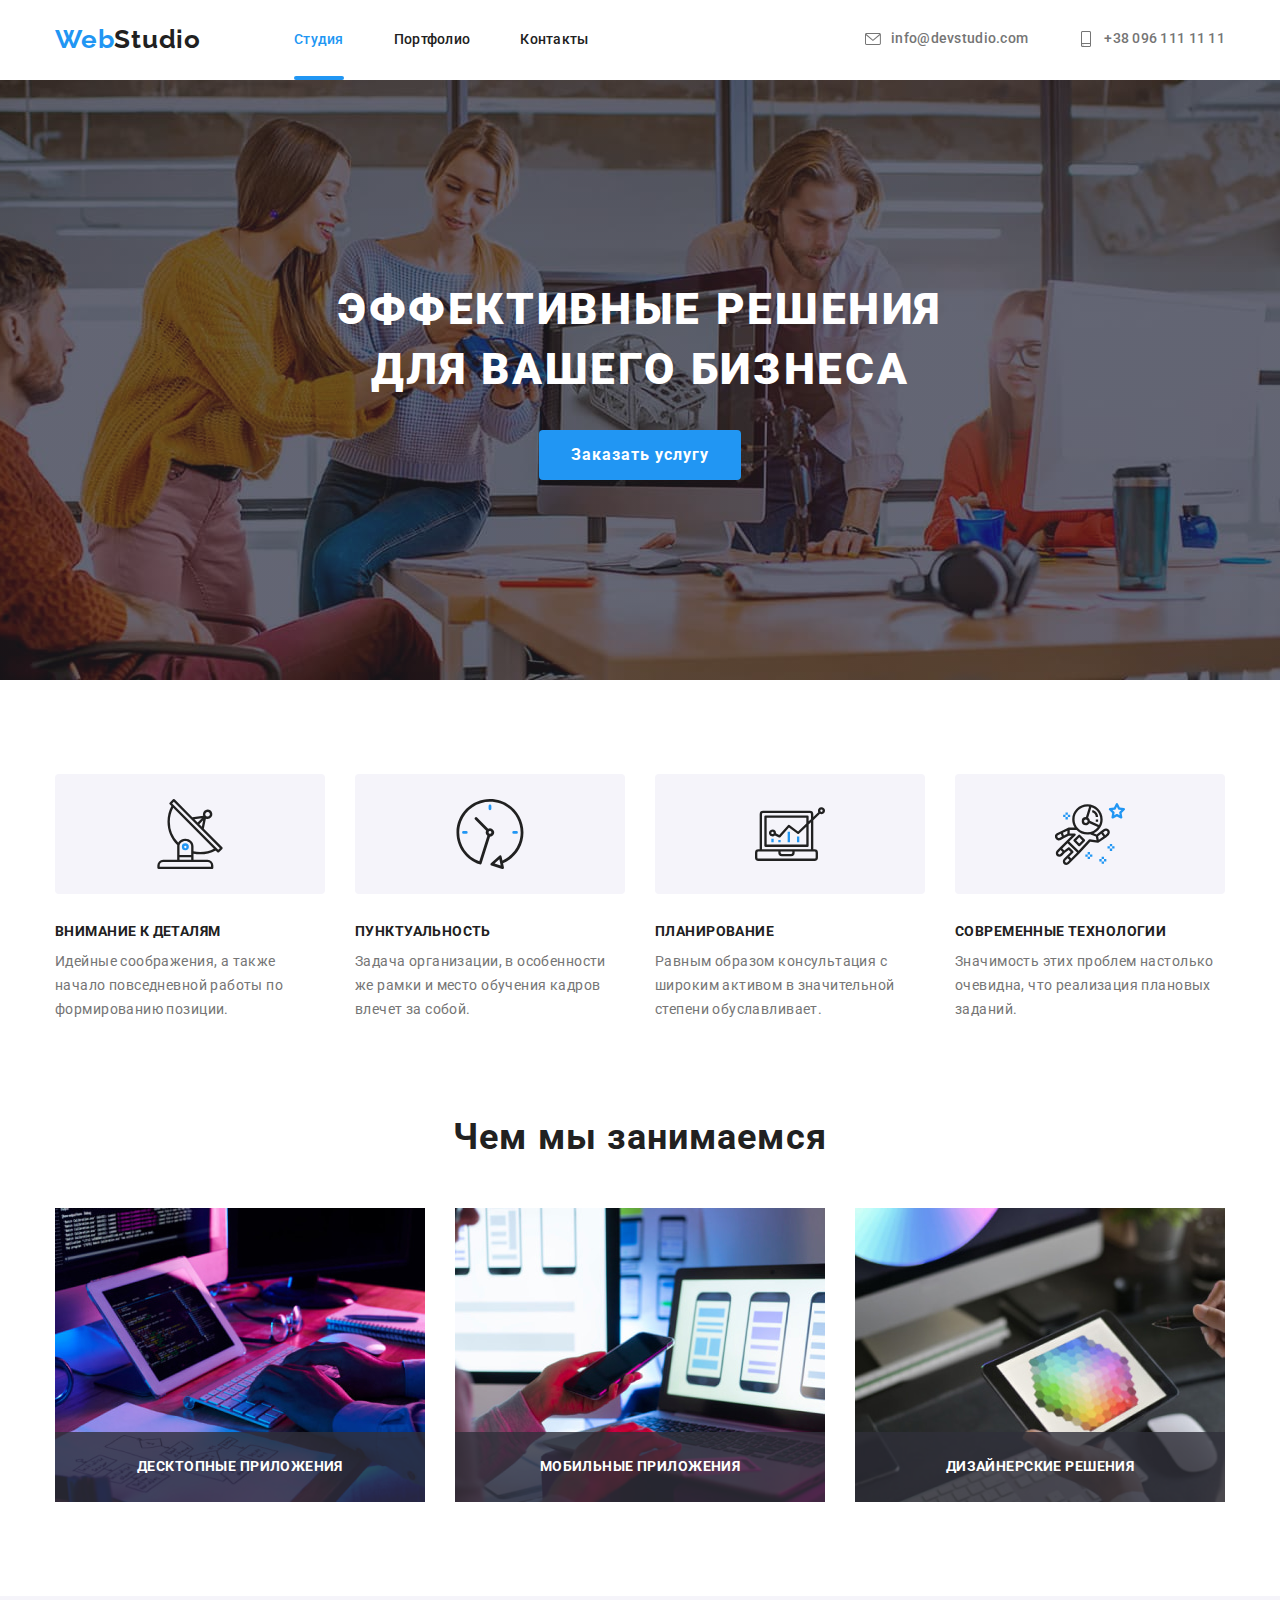
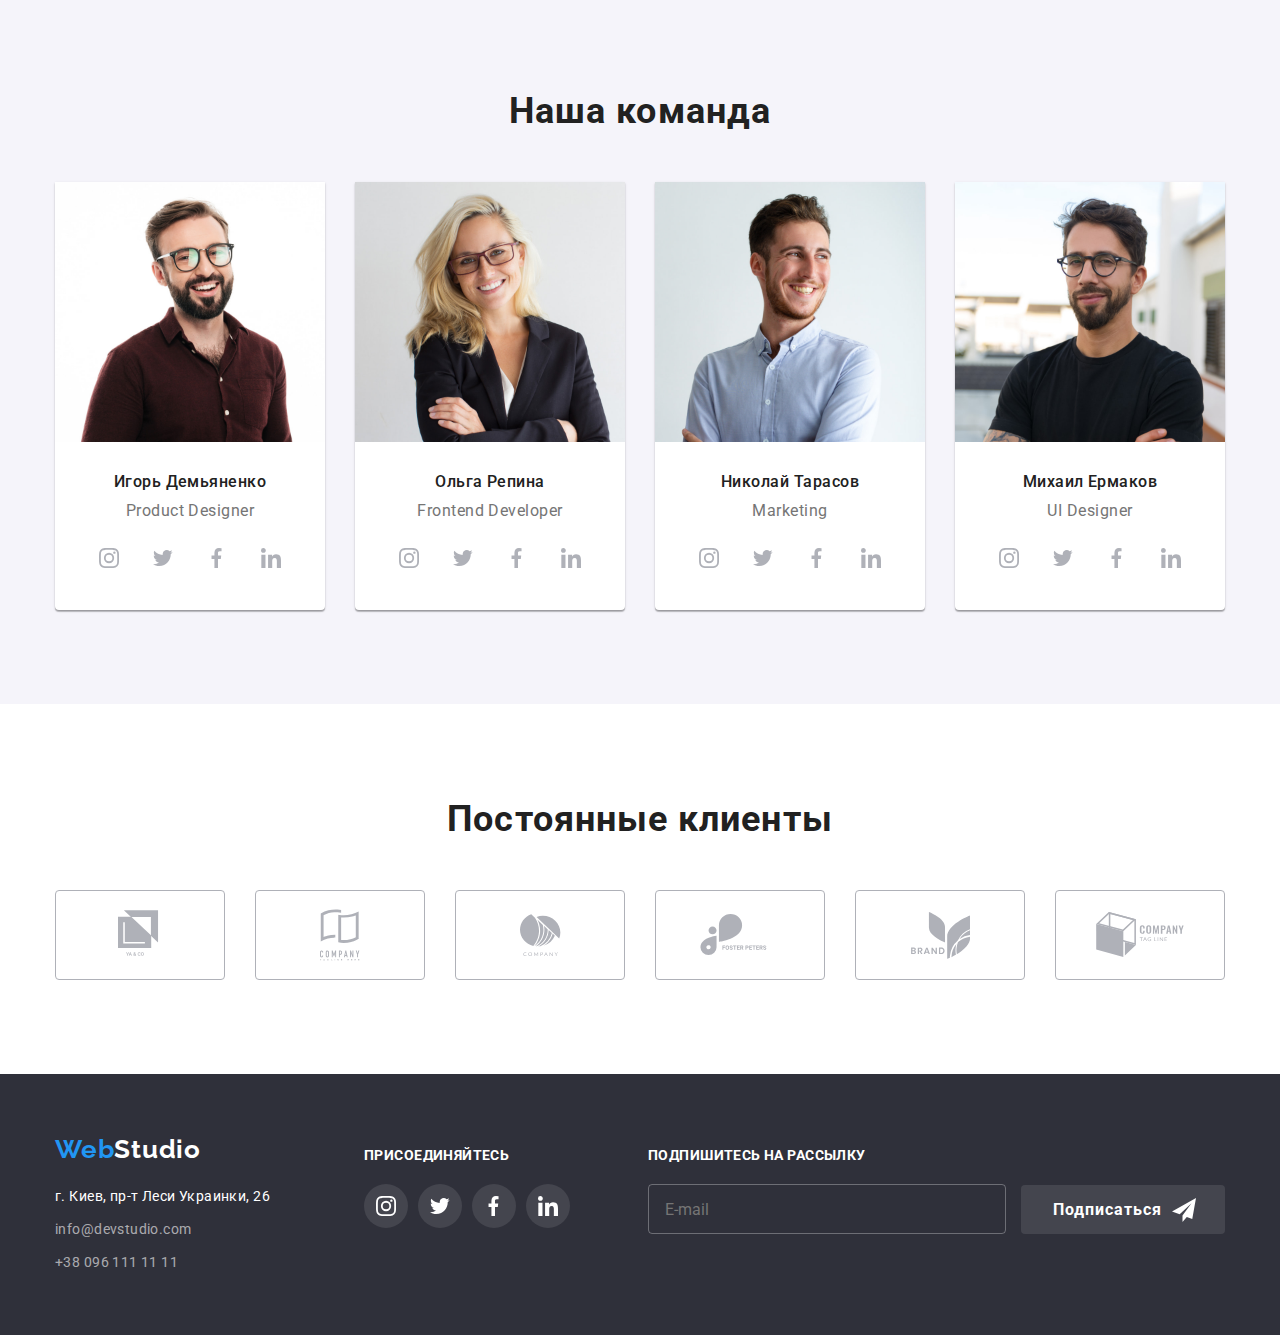
<file: index.html>
<!DOCTYPE html>
<html lang="ru">

<head>
    <meta charset="UTF-8" />
    <meta name="viewport" content="width=device-width, initial-scale=1.0" />
    <title>WebStudio</title>
    <link href="https://fonts.googleapis.com/css2?family=Roboto:wght@400;500;700;900&display=swap" rel="stylesheet">
    <link rel="stylesheet"
        href="https://cdnjs.cloudflare.com/ajax/libs/modern-normalize/1.0.0/modern-normalize.min.css" />
    <link rel="stylesheet" href="./css/primary.css">
    <link rel="stylesheet" href="./css/style.css">
</head>

<body>
    <!-- Шапка сайта -->
    <header>
        <div class="header container flex">
            <!-- Навигация по сайту -->
            <nav class="flex">
                <a class="logo-head link" href="./index.html" lang="en"><span class="logo-blue">Web</span>Studio</a>
                <ul class="headnav list flex">
                    <li class="li-item"><a class="current link current-line" href="./index.html">Студия</a></li>
                    <li class="li-item"><a class="link" href="./portfolio.html" target="_blank">Портфолио</a></li>
                    <li class="li-item"><a class="link" href="#contacts">Контакты</a></li>
                </ul>
            </nav>
            <!-- Контакты -->
            <ul class="contacts list flex">
                <li class="li-item">
                    <a class="link flex" href="mailto:info@devstudio.com">
                        <svg class="contacts-icon">
                            <use href="./images/svg-icons/sprite.svg#envelope">
                            </use>
                        </svg>
                        info@devstudio.com
                    </a>
                </li>
                <li class="li-item">
                    <a class="link flex" href="tel:+380961111111">
                        <svg class="contacts-icon">
                            <use href="./images/svg-icons/sprite.svg#smartphone">
                            </use>
                        </svg>
                        +38 096 111 11 11
                    </a>
                </li>
            </ul>
        </div>
    </header>
    <!-- Уникальный контент страницы веб студии -->
    <main>
        <!-- Герой -->
        <article class="hero">
            <div class="container">
                <h1>Эффективные решения для вашего бизнеса</h1>
                <button class="button" type="button" data-modal-open>Заказать услугу</button>
            </div>
        </article>
        <!-- Раздел особенности -->
        <section class="features" id="studio">
            <div class="container">
                <h2 class="invisible">Особенности</h2>
                <ul class="list">
                    <li class="li-item">
                        <div class="grey-box">
                            <svg width="70" height="70">
                                <use href="./images/svg-icons/sprite.svg#antenna"></use>
                            </svg>
                        </div>
                        <h3>Внимание к деталям</h3>
                        <p>
                            Идейные соображения, а также начало повседневной работы по
                            формированию позиции.
                        </p>
                    </li>
                    <li class="li-item">
                        <div class="grey-box">
                            <svg width="70" height="70">
                                <use href="./images/svg-icons/sprite.svg#clock"></use>
                            </svg>
                        </div>
                        <h3>Пунктуальность</h3>
                        <p>
                            Задача организации, в особенности же рамки и место обучения кадров
                            влечет за собой.
                        </p>
                    </li>
                    <li class="li-item">
                        <div class="grey-box">
                            <svg width="70" height="70">
                                <use href="./images/svg-icons/sprite.svg#diagram"></use>
                            </svg>
                        </div>
                        <h3>Планирование</h3>
                        <p>
                            Равным образом консультация с широким активом в значительной
                            степени обуславливает.
                        </p>
                    </li>
                    <li class="li-item">
                        <div class="grey-box">
                            <svg width="70" height="70">
                                <use href="./images/svg-icons/sprite.svg#astronaut"></use>
                            </svg>
                        </div>
                        <h3>Современные технологии</h3>
                        <p>
                            Значимость этих проблем настолько очевидна, что реализация
                            плановых заданий.
                        </p>
                    </li>
                </ul>
            </div>
        </section>
        <!-- Раздел с перечнем услуг -->
        <section class="inside-section">
            <div class="container">
                <h2 class="section-title">Чем мы занимаемся</h2>
                <ul class="list">
                    <li class="li-item">
                        <a class="link" href="">
                            <img src="./images/activity_1.jpg" alt="Вёрстка макета" width="370" height="294" />
                            <p class="overlay-text">Десктопные приложения</p>
                        </a>
                    </li>
                    <li class="li-item">
                        <a class="link" href="">
                            <img src="./images/activity_2.jpg" alt="Фронт-энд разработка" width="370" height="294" />
                            <p class="overlay-text">Мобильные приложения</p>
                        </a>
                    </li>
                    <li class="li-item">
                        <a class="link" href="">
                            <img src="./images/activity_3.jpg" alt="Подбор палитры цветов" width="370" height="294" />
                            <p class="overlay-text">Дизайнерские решения</p>
                        </a>
                    </li>
                </ul>
            </div>
        </section>
        <!-- Раздел команда -->
        <section class="section team">
            <div class="container">
                <h2 class="section-title">Наша команда</h2>
                <ul class="list">
                    <li class="li-item">
                        <img src="./images/team_1.jpg" alt="Фото Игоря Демьяненко" width="270" height="260" />
                        <h3>Игорь Демьяненко</h3>
                        <p lang="en">Product Designer</p>
                        <ul class="list sosial-list">
                            <li>
                                <a class="media-link" href="">
                                    <div class="team-circle">
                                        <svg class="sosial-icons">
                                            <use href=./images/svg-icons/sprite.svg#instagram>
                                            </use>
                                        </svg>
                                    </div>
                                </a>
                            </li>
                            <li>
                                <a class="media-link" href="">
                                    <div class="team-circle">
                                        <svg class="sosial-icons">
                                            <use href=./images/svg-icons/sprite.svg#twitter></use>
                                        </svg>
                                    </div>
                                </a>
                            </li>
                            <li>
                                <a class="media-link" href="">
                                    <div class="team-circle">
                                        <svg class="sosial-icons">
                                            <use href=./images/svg-icons/sprite.svg#facebook></use>
                                        </svg>
                                    </div>
                                </a>
                            </li>
                            <li>
                                <a class="media-link" href="">
                                    <div class="team-circle">
                                        <svg class="sosial-icons">
                                            <use href=./images/svg-icons/sprite.svg#linkedin></use>
                                        </svg>
                                    </div>
                                </a>
                            </li>
                        </ul>

                    </li>
                    <li class="li-item">
                        <img src="./images/team_2.jpg" alt="Фото Ольги Репиной" width="270" height="260" />
                        <h3>Ольга Репина</h3>
                        <p lang="en">Frontend Developer</p>
                        <ul class="list sosial-list">
                            <li>
                                <a class="media-link" href="">
                                    <div class="team-circle">
                                        <svg class="sosial-icons">
                                            <use href=./images/svg-icons/sprite.svg#instagram>
                                            </use>
                                        </svg>
                                    </div>
                                </a>
                            </li>
                            <li>
                                <a class="media-link" href="">
                                    <div class="team-circle">
                                        <svg class="sosial-icons">
                                            <use href=./images/svg-icons/sprite.svg#twitter></use>
                                        </svg>
                                    </div>
                                </a>
                            </li>
                            <li>
                                <a class="media-link" href="">
                                    <div class="team-circle">
                                        <svg class="sosial-icons">
                                            <use href=./images/svg-icons/sprite.svg#facebook></use>
                                        </svg>
                                    </div>
                                </a>
                            </li>
                            <li>
                                <a class="media-link" href="">
                                    <div class="team-circle">
                                        <svg class="sosial-icons">
                                            <use href=./images/svg-icons/sprite.svg#linkedin></use>
                                        </svg>
                                    </div>
                                </a>
                            </li>
                        </ul>
                    </li>
                    <li class="li-item">
                        <img src="./images/team_3.jpg" alt="Фото Николая Тарасова" width="270" height="260" />
                        <h3>Николай Тарасов</h3>
                        <p lang="en">Marketing</p>
                        <ul class="list sosial-list">
                            <li>
                                <a class="media-link" href="">
                                    <div class="team-circle">
                                        <svg class="sosial-icons">
                                            <use href=./images/svg-icons/sprite.svg#instagram>
                                            </use>
                                        </svg>
                                    </div>
                                </a>
                            </li>
                            <li>
                                <a class="media-link" href="">
                                    <div class="team-circle">
                                        <svg class="sosial-icons">
                                            <use href=./images/svg-icons/sprite.svg#twitter></use>
                                        </svg>
                                    </div>
                                </a>
                            </li>
                            <li>
                                <a class="media-link" href="">
                                    <div class="team-circle">
                                        <svg class="sosial-icons">
                                            <use href=./images/svg-icons/sprite.svg#facebook></use>
                                        </svg>
                                    </div>
                                </a>
                            </li>
                            <li>
                                <a class="media-link" href="">
                                    <div class="team-circle">
                                        <svg class="sosial-icons">
                                            <use href=./images/svg-icons/sprite.svg#linkedin></use>
                                        </svg>
                                    </div>
                                </a>
                            </li>
                        </ul>
                    </li>
                    <li class="li-item">
                        <img src="./images/team_4.jpg" alt="Фото Михаила Ермакова" width="270" height="260" />
                        <h3>Михаил Ермаков</h3>
                        <p lang="en">UI Designer</p>
                        <ul class="list sosial-list">
                            <li>
                                <a class="media-link" href="">
                                    <div class="team-circle">
                                        <svg class="sosial-icons">
                                            <use href=./images/svg-icons/sprite.svg#instagram>
                                            </use>
                                        </svg>
                                    </div>
                                </a>
                            </li>
                            <li>
                                <a class="media-link" href="">
                                    <div class="team-circle">
                                        <svg class="sosial-icons">
                                            <use href=./images/svg-icons/sprite.svg#twitter></use>
                                        </svg>
                                    </div>
                                </a>
                            </li>
                            <li>
                                <a class="media-link" href="">
                                    <div class="team-circle">
                                        <svg class="sosial-icons">
                                            <use href=./images/svg-icons/sprite.svg#facebook></use>
                                        </svg>
                                    </div>
                                </a>
                            </li>
                            <li>
                                <a class="media-link" href="">
                                    <div class="team-circle">
                                        <svg class="sosial-icons">
                                            <use href=./images/svg-icons/sprite.svg#linkedin></use>
                                        </svg>
                                    </div>
                                </a>
                            </li>
                        </ul>
                    </li>

                </ul>
            </div>
        </section>
        <!-- Постоянные клиенты -->
        <section class="section clients">
            <div class="container">
                <h2 class="section-title">Постоянные клиенты</h2>
                <ul class="list">
                    <li>
                        <a class="customer-link" href="">
                            <div class="clients-box"><svg class="client-icon" width="44.27" height="49.23">
                                    <use href="./images/svg-icons/sprite.svg#logo1"></use>
                                </svg>
                            </div>
                        </a>
                    </li>
                    <li>
                        <a class="customer-link" href="">
                            <div class="clients-box"><svg class="client-icon" width="40" height="52">
                                    <use href="./images/svg-icons/sprite.svg#logo2"></use>
                                </svg></div>
                        </a>
                    </li>
                    <li>
                        <a class="customer-link" href="">
                            <div class="clients-box"><svg class="client-icon" width="41" height="42.6">
                                    <use href="./images/svg-icons/sprite.svg#logo3"></use>
                                </svg></div>
                        </a>
                    </li>
                    <li>
                        <a class="customer-link" href="">
                            <div class="clients-box"><svg class="client-icon" width="79.66" height="42.02">
                                    <use href="./images/svg-icons/sprite.svg#logo4"></use>
                                </svg></div>
                        </a>
                    </li>
                    <li>
                        <a class="customer-link" href="">
                            <div class="clients-box"><svg class="client-icon" width="59" height="47">
                                    <use href="./images/svg-icons/sprite.svg#logo5"></use>
                                </svg></div>
                        </a>
                    </li>
                    <li>
                        <a class="customer-link" href="">
                            <div class="clients-box"><svg class="client-icon" width="88.48" height="45.44">
                                    <use href="./images/svg-icons/sprite.svg#logo6"></use>
                                </svg></div>
                        </a>
                    </li>
                </ul>
            </div>
        </section>
    </main>

    <!-- Подвал сайта -->
    <footer class="footer-box" id="contacts">
        <div class="footer-wrap container">
            <div>
                <a class="logo-foot link" href="./index.html" lang="en"><span class="logo-blue">Web</span>Studio</a>
                <!-- Адрес -->
                <address>
                    <ul class="list foot-list">
                        <li class="li-item">
                            <a class="address link" href="https://goo.gl/maps/wrcbKTxBAtDXzAa49" target="_blank"
                                rel="noopener noreferer">г. Киев,
                                пр-т Леси Украинки, 26</a>
                        </li>
                        <li class="li-item"><a class="info link" href="mailto:info@devstudio.com">info@devstudio.com</a>
                        </li>
                        <li class="li-item"><a class="info link last-link" href="tel:+380961111111">+38 096 111 11
                                11</a>
                        </li>
                    </ul>
                </address>
            </div>
            <div class="join">
                <p class="join-title">Присоединяйтесь</p>
                <ul class="list join-list">
                    <li>
                        <a class="media-link" href="">
                            <div class="join-circle">
                                <svg class="join-icons">
                                    <use href=./images/svg-icons/sprite.svg#instagram>
                                    </use>
                                </svg>
                            </div>
                        </a>
                    </li>
                    <li>
                        <a class="media-link" href="">
                            <div class="join-circle">
                                <svg class="join-icons">
                                    <use href=./images/svg-icons/sprite.svg#twitter></use>
                                </svg>
                            </div>
                        </a>
                    </li>
                    <li>
                        <a class="media-link" href="">
                            <div class="join-circle">
                                <svg class="join-icons">
                                    <use href=./images/svg-icons/sprite.svg#facebook></use>
                                </svg>
                            </div>
                        </a>
                    </li>
                    <li>
                        <a class="media-link" href="">
                            <div class="join-circle">
                                <svg class="join-icons">
                                    <use href=./images/svg-icons/sprite.svg#linkedin></use>
                                </svg>
                            </div>
                        </a>
                    </li>
                </ul>
            </div>
            <div class="subbmit">
                <p class="subbmit-title">Подпишитесь на рассылку</p>
                <form class="subbmit-wrap">
                    <input class="subbmit-input" type="email" placeholder="E-mail">
                    <button class="button foot-btn" type="submit">Подписаться
                        <svg class="send-btn">
                            <use href=./images/svg-icons/sprite.svg#send-icon></use>
                        </svg>
                    </button>
                </form>
            </div>
        </div>
    </footer>
    <!--Модальное окно  -->
    <div class="backdrop is-hidden" data-modal>
        <div class="modal">
            <button class="close-button" type="button" data-modal-close>
                <div class="close-cover">
                    <svg class="close-x">
                        <use href="./images/svg-icons/sprite.svg#close-x">
                        </use>
                    </svg>
                </div>
            </button>
            <p class="modal-heading">Оставьте свои данные, мы вам перезвоним</p>
            <form class="fill-in">
                <div>
                    <label class="lable-txt" for="user-name">Имя</label>
                    <div class="input-position">
                        <input class="input-box" id="user-name" type="text" name="user-name" placeholder=" ">
                        <svg class="field">
                            <use href="./images/svg-icons/sprite.svg#person-black">
                            </use>
                        </svg>
                    </div>
                </div>
                <div>
                    <label class="lable-txt" for="phone">Телефон</label>
                    <div class="input-position">
                        <input class="input-box" id="phone" type="tel" name="phone">
                        <svg class="field">
                            <use href="./images/svg-icons/sprite.svg#phone-black">
                            </use>
                        </svg>
                    </div>
                </div>
                <div>
                    <label class="lable-txt" for="email">Почта</label>
                    <div class="input-position">
                        <input class="input-box" id="email" type="email" name="email">
                        <svg class="field">
                            <use href="./images/svg-icons/sprite.svg#email-black">
                            </use>
                        </svg>
                    </div>
                </div>
                <div>
                    <label class="lable-txt" for="comment">Комментарий</label>
                    <textarea class="txtarea" name="comment" id="comment" cols="60" rows="6"
                        placeholder="Введите текст"></textarea>
                </div>
                <div class="acception">
                    <label class="act-lbl" for="acception">
                        <input class="chk-box" id="acception" type="checkbox">
                        <span class="chk-icon"></span>
                        Соглашаюсь с рассылкой и принимаю
                        <a class="hyperlink" href=""> Условия договора</a>
                    </label>
                </div>
                <button class="button modal-btn" type="submit">Отправить</button>
            </form>
        </div>
    </div>
    <script src="./js/modal.js"></script>
</body>

</html>
</file>
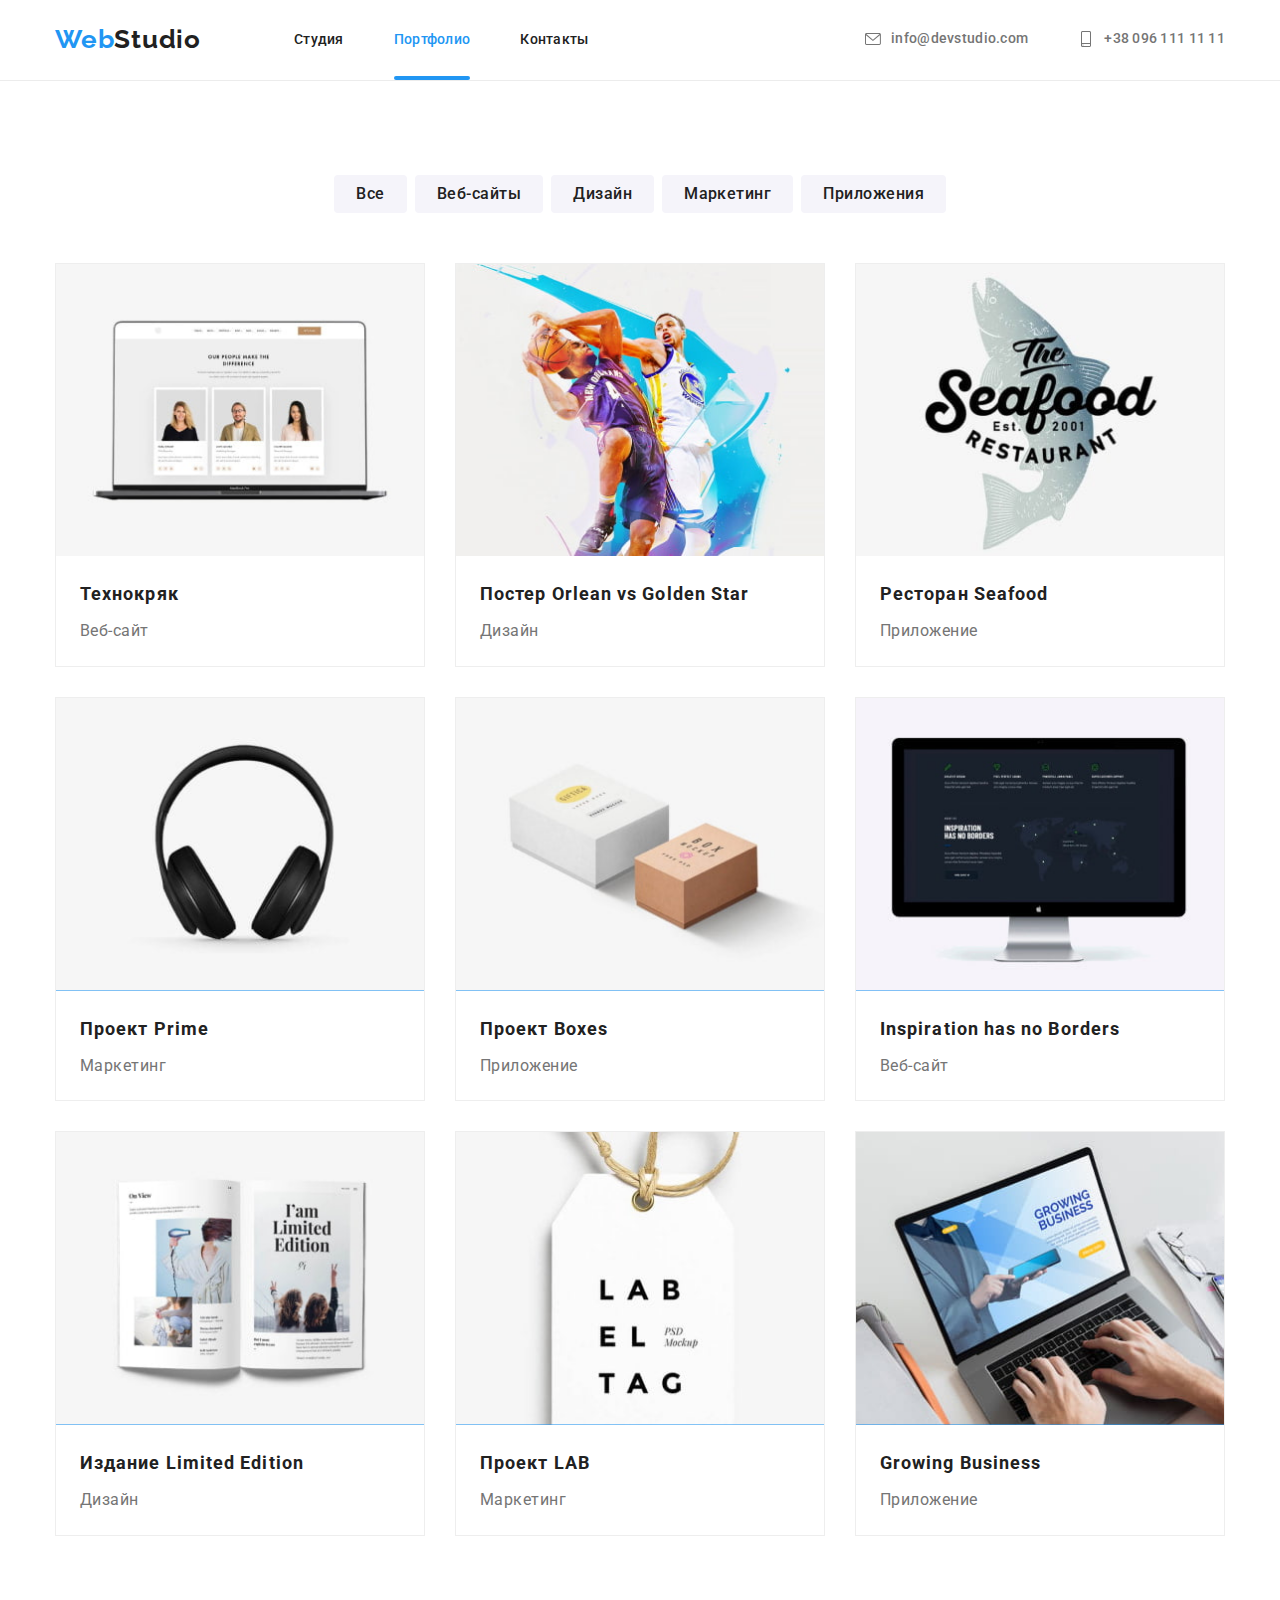
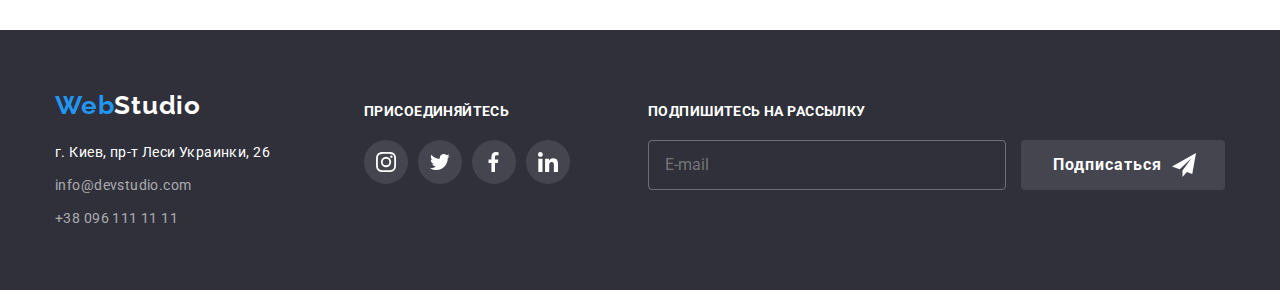
<file: portfolio.html>
<!DOCTYPE html>
<html lang="ru">

<head>
    <meta charset="UTF-8">
    <meta name="viewport" content="width=device-width, initial-scale=1.0">
    <title>Portfolio</title>
    <link href="https://fonts.googleapis.com/css2?family=Roboto:wght@400;500;700;900&display=swap" rel="stylesheet">
    <link rel="stylesheet"
        href="https://cdnjs.cloudflare.com/ajax/libs/modern-normalize/1.0.0/modern-normalize.min.css" />
    <link rel="stylesheet" href="./css/primary.css">
    <link rel="stylesheet" href="./css/style.css">
</head>

<body>
    <!-- Шапка сайта -->
    <header class="head-line">
        <div class="header container flex">
            <!-- Навигация -->
            <nav class="flex">
                <a class="logo-head link" href="./index.html" lang="en"><span class="logo-blue">Web</span>Studio</a>
                <ul class="headnav list flex">
                    <li class="li-item"><a class="link" href="./index.html" target="_blank">Студия</a></li>
                    <li class="li-item"><a class="current link" href="./portfolio.html">Портфолио</a></li>
                    <li class="li-item"><a class="link" href="#contacts">Контакты</a></li>
                </ul>
            </nav>
            <!-- Контакты -->
            <ul class="contacts list flex">
                <li class="li-item">
                    <a class="link flex" href="mailto:info@devstudio.com">
                        <svg class="contacts-icon">
                            <use href="./images/svg-icons/sprite.svg#envelope">
                            </use>
                        </svg>
                        info@devstudio.com
                    </a>
                </li>
                <li class="li-item">
                    <a class="link flex" href="tel:+380961111111">
                        <svg class="contacts-icon">
                            <use href="./images/svg-icons/sprite.svg#smartphone">
                            </use>
                        </svg>
                        +38 096 111 11 11
                    </a>
                </li>
            </ul>
        </div>
    </header>
    <!-- Уникальный контент страницы портфолио-->
    <main>
        <div class="section">
            <h1 class="invisible">Портфолио Веб Студии</h1>
            <!-- Раздел фильтр -->
            <section class="filter">
                <div class="container">
                    <h2 hidden>Фильтр работ</h2>
                    <!-- Перечень фильтров работ -->
                    <ul class="list">
                        <li class="li-item"><button class="button" type="button">Все</button></li>
                        <li class="li-item"><button class="button" type="button">Веб-сайты</button></li>
                        <li class="li-item"><button class="button" type="button">Дизайн</button></li>
                        <li class="li-item"><button class="button" type="button">Маркетинг</button></li>
                        <li class="li-item"><button class="button" type="button">Приложения</button></li>
                    </ul>
                </div>
            </section>
            <!-- Раздел проекты -->
            <section class="projects">
                <div class="container">
                    <h2 class="invisible">Проекты</h2>
                    <!-- Список проектов -->
                    <ul class="list">
                        <li class="li-item">
                            <a class="link" href="">
                                <div class="projects-wrapping">
                                    <div class="overlay-wrapping">
                                        <img src="./images/portfolio_1.jpg"
                                            alt="Изображение стартовой страницы сайта Технокряк" width="370"
                                            height="294">
                                        <div class="overlay-box">
                                            <p class="overlay">Технокряк это современная площадка распространения
                                                коронавируса.
                                                Компании используют эту платформу для цифрового
                                                шпионажа и атак на защищённые сервера конкурентов.</p>
                                        </div>
                                    </div>
                                    <!-- <div class="overlay-box"><img src="./images/portfolio_1.jpg"
                                            alt="Изображение стартовой страницы сайта Технокряк" width="370"
                                            height="294">
                                        <p class="overlay">Технокряк это современная площадка распространения
                                            коронавируса.
                                            Компании используют эту платформу для цифрового
                                            шпионажа и атак на защищённые сервера конкурентов.</p>
                                    </div> -->
                                    <h3>Технокряк</h3>
                                    <p>Веб-сайт</p>
                                </div>
                            </a>
                        </li>
                        <li class="li-item">
                            <a class="link" href="">
                                <div class="projects-wrapping">
                                    <div class="overlay-wrapping">
                                        <img src="./images/portfolio_2.jpg" alt="Постер с изображением баскетболистов"
                                            width="370" height="294">
                                        <div class="overlay-box">
                                            <p class="overlay">Технокряк это современная площадка распространения
                                                коронавируса.
                                                Компании используют эту платформу для цифрового
                                                шпионажа и атак на защищённые сервера конкурентов.</p>
                                        </div>
                                    </div>
                                    <h3>Постер <span lang="en">Orlean vs Golden Star</span> </h3>
                                    <p>Дизайн</p>
                                </div>
                            </a>
                        </li>
                        <li class="li-item">
                            <a class="link" href="">
                                <div class="projects-wrapping">
                                    <div class="overlay-wrapping">
                                        <img src="./images/portfolio_3.jpg" alt="Изображение рекламы ресторана"
                                            width="370" height="294">
                                        <div class="overlay-box">
                                            <p class="overlay">Технокряк это современная площадка распространения
                                                коронавируса.
                                                Компании используют эту платформу для цифрового
                                                шпионажа и атак на защищённые сервера конкурентов.</p>
                                        </div>
                                    </div>
                                    <h3>Ресторан <span lang="en">Seafood</span></h3>
                                    <p>Приложение</p>
                                </div>
                            </a>
                        </li>
                        <li class="li-item">
                            <a class="link" href="">
                                <div class="projects-wrapping">
                                    <div class="overlay-wrapping">
                                        <img src="./images/portfolio_4.jpg" alt="Изображение наушников Prime"
                                            width="370" height="294">
                                        <div class="overlay-box">
                                            <p class="overlay">Технокряк это современная площадка распространения
                                                коронавируса.
                                                Компании используют эту платформу для цифрового
                                                шпионажа и атак на защищённые сервера конкурентов.</p>
                                        </div>
                                    </div>
                                    <h3>Проект <span lang="en">Prime</span></h3>
                                    <p>Маркетинг</p>
                                </div>
                            </a>
                        </li>
                        <li class="li-item">
                            <a class="link" href="">
                                <div class="projects-wrapping">
                                    <div class="overlay-wrapping">
                                        <img src="./images/portfolio_5.jpg" alt="Изображение проекта Boxes" width="370"
                                            height="294">
                                        <div class="overlay-box">
                                            <p class="overlay">Технокряк это современная площадка распространения
                                                коронавируса.
                                                Компании используют эту платформу для цифрового
                                                шпионажа и атак на защищённые сервера конкурентов.</p>
                                        </div>
                                    </div>
                                    <h3>Проект <span lang="en">Boxes</span></h3>
                                    <p>Приложение</p>
                                </div>
                            </a>
                        </li>
                        <li class="li-item">
                            <a class="link" href="">
                                <div class="projects-wrapping">
                                    <div class="overlay-wrapping">
                                        <img src="./images/portfolio_6.jpg"
                                            alt="Изображение сайта Inspiration has no Borders" width="370" height="294">
                                        <div class="overlay-box">
                                            <p class="overlay">Технокряк это современная площадка распространения
                                                коронавируса.
                                                Компании используют эту платформу для цифрового
                                                шпионажа и атак на защищённые сервера конкурентов.</p>
                                        </div>
                                    </div>
                                    <h3 lang="en">Inspiration has no Borders</h3>
                                    <p>Веб-сайт</p>
                                </div>
                            </a>
                        </li>
                        <li class="li-item">
                            <a class="link" href="">
                                <div class="projects-wrapping">
                                    <div class="overlay-wrapping">
                                        <img src="./images/portfolio_7.jpg" alt="Изображение дизайна журнала"
                                            width="370" height="294">
                                        <div class="overlay-box">
                                            <p class="overlay">Технокряк это современная площадка распространения
                                                коронавируса.
                                                Компании используют эту платформу для цифрового
                                                шпионажа и атак на защищённые сервера конкурентов.</p>
                                        </div>
                                    </div>
                                    <h3>Издание <span lang="en">Limited Edition</span></h3>
                                    <p>Дизайн</p>
                                </div>
                            </a>
                        </li>
                        <li class="li-item">
                            <a class="link" href="">
                                <div class="projects-wrapping">
                                    <div class="overlay-wrapping">
                                        <img src="./images/portfolio_8.jpg" alt="Рекламный проект LAB" width="370"
                                            height="294">
                                        <div class="overlay-box">
                                            <p class="overlay">Технокряк это современная площадка распространения
                                                коронавируса.
                                                Компании используют эту платформу для цифрового
                                                шпионажа и атак на защищённые сервера конкурентов.</p>
                                        </div>
                                    </div>
                                    <h3>Проект <span lang="en">LAB</span></h3>
                                    <p>Маркетинг</p>
                                </div>
                            </a>
                        </li>
                        <li class="li-item">
                            <a class="link" href="">
                                <div class="projects-wrapping">
                                    <div class="overlay-wrapping">
                                        <img src="./images/portfolio_9.jpg"
                                            alt="Изображение приложения Growing Business" width="370" height="294">
                                        <div class="overlay-box">
                                            <p class="overlay">Технокряк это современная площадка распространения
                                                коронавируса.
                                                Компании используют эту платформу для цифрового
                                                шпионажа и атак на защищённые сервера конкурентов.</p>
                                        </div>
                                    </div>
                                    <h3 lang="en">Growing Business</h3>
                                    <p>Приложение</p>
                                </div>
                            </a>
                        </li>
                    </ul>
                </div>
            </section>
        </div>
    </main>
    <!-- Подвал страницы -->
    <footer class="footer-box" id="contacts">
        <div class="footer-wrap container">
            <div>
                <a class="logo-foot link" href="./index.html" lang="en"><span class="logo-blue">Web</span>Studio</a>
                <!-- Адрес -->
                <address>
                    <ul class="list foot-list">
                        <li class="li-item">
                            <a class="address link" href="https://goo.gl/maps/wrcbKTxBAtDXzAa49" target="_blank"
                                rel="noopener noreferer">г. Киев,
                                пр-т Леси Украинки, 26</a>
                        </li>
                        <li class="li-item"><a class="info link" href="mailto:info@devstudio.com">info@devstudio.com</a>
                        </li>
                        <li class="li-item"><a class="info link last-link" href="tel:+380961111111">+38 096 111 11
                                11</a>
                        </li>
                    </ul>
                </address>
            </div>
            <div class="join">
                <p class="join-title">Присоединяйтесь</p>
                <ul class="list join-list">
                    <li>
                        <a class="media-link" href="">
                            <div class="join-circle">
                                <svg class="join-icons">
                                    <use href=./images/svg-icons/sprite.svg#instagram>
                                    </use>
                                </svg>
                            </div>
                        </a>
                    </li>
                    <li>
                        <a class="media-link" href="">
                            <div class="join-circle">
                                <svg class="join-icons">
                                    <use href=./images/svg-icons/sprite.svg#twitter></use>
                                </svg>
                            </div>
                        </a>
                    </li>
                    <li>
                        <a class="media-link" href="">
                            <div class="join-circle">
                                <svg class="join-icons">
                                    <use href=./images/svg-icons/sprite.svg#facebook></use>
                                </svg>
                            </div>
                        </a>
                    </li>
                    <li>
                        <a class="media-link" href="">
                            <div class="join-circle">
                                <svg class="join-icons">
                                    <use href=./images/svg-icons/sprite.svg#linkedin></use>
                                </svg>
                            </div>
                        </a>
                    </li>
                </ul>
            </div>
            <div class="subbmit">
                <p class="subbmit-title">Подпишитесь на рассылку</p>
                <form class="subbmit-wrap">
                    <input class="subbmit-input" type="email" placeholder="E-mail">
                    <button class="button foot-btn" type="submit">Подписаться
                        <svg class="send-btn">
                            <use href=./images/svg-icons/sprite.svg#send-icon></use>
                        </svg>
                    </button>
                </form>
            </div>
        </div>
    </footer>
</body>

</html>
</file>
<file: css/primary.css>
/* Подключение шрифта из папки */
@font-face {
  font-family: 'Raleway';
  font-style: normal;
  font-weight: 700;
  src: url('../fonts/raleway/raleway-v18-latin-700.eot');
  src: local(''),
    url('../fonts/raleway/raleway-v18-latin-700.eot?#iefix')
      format('embedded-opentype'),
    url('../fonts/raleway/raleway-v18-latin-700.woff2') format('woff2'),
    url('../fonts/raleway/raleway-v18-latin-700.woff') format('woff'),
    url('../fonts/raleway/raleway-v18-latin-700.ttf') format('truetype'),
    url('../fonts/raleway/raleway-v18-latin-700.svg#Raleway') format('svg');
}

/* Делаем картинки блочными */
img {
  display: block;
  max-width: 100%;
  height: auto;
}

/* Палитра цветов */
:root {
  --main-color: #757575;
  --heading-color: #212121;
  --active-color: #2196f3;
  --secondary-color: #ffffff;
  --footer-color: rgba(255, 255, 255, 0.6);
  --background: #2f303a;
  --hero-background: #c4c4c4;
  --light-background: #f5f4fa;
  --line-header: #ececec;
  --light-line: #eeeeee;
  --img-overlay: rgba(47, 48, 58, 0.4);
  --img-overlay-2: rgba(47, 48, 58, 0.8);
  --sosial-icon: #afb1b8;
  --join-sircle: rgba(255, 255, 255, 0.1);
  --overlay-bkg: rgba(33, 150, 243, 0.9);
  --bkg-drop: rgba(0, 0, 0, 0.2);
  --black: #000000;
  --plcholder: rgba(117, 117, 117, 0.5);
}

/* Типография */
h1,
h2,
h3,
h4,
h5,
h6 {
  color: var(--heading-color);
  margin: 0;
  padding: 0;
}

.invisible {
  position: absolute !important;
  clip: rect(1px 1px 1px 1px);
  clip: rect(1px, 1px, 1px, 1px);
  padding: 0 !important;
  border: 0 !important;
  height: 1px !important;
  width: 1px !important;
  overflow: hidden;
}

/* Убрать подчёркивания у ссылок */
.link {
  text-decoration: none;
}

/* Убрать маркировку списков */
.list {
  list-style: none;
  margin: 0;
  padding: 0;
}

/* Поинтер на кнопки */
.button {
  cursor: pointer;
}

/* Задаём ширину остовного контейнера */
.container {
  width: 1200px;
  padding-left: 15px;
  padding-right: 15px;
  margin-left: auto;
  margin-right: auto;
}

/* Стиль хэдера */
.header {
  padding-top: 24px;
  padding-bottom: 25px;
}

.flex {
  display: flex;
  align-items: center;
}

.headnav .li-item + .li-item {
  margin-left: 50px;
}

.headnav {
  margin-left: 93px;
}

.contacts .li-item + .li-item {
  margin-left: 50px;
}

.contacts {
  margin-left: auto;
}

.head-line {
  border-bottom: 1px solid var(--line-header);
}

/* Основные стили */
body {
  background-color: var(--secondary-color);
  color: var(--main-color);

  font-family: 'Roboto', sans-serif;
  font-size: 14px;
  line-height: 1.71;
  letter-spacing: 0.03em;
}

/* Логотип шапки*/
.logo-head {
  color: var(--heading-color);
  font-family: 'Raleway', sans-serif;
  font-weight: 700;
  font-size: 26px;
  line-height: 1.19;
  letter-spacing: 0.03em;
}

/* Логотип футера */
.logo-foot {
  display: inline-block;
  margin-bottom: 20px;
  color: var(--secondary-color);
  font-family: 'Raleway', sans-serif;
  font-weight: 700;
  font-size: 26px;
  line-height: 1.19;
  letter-spacing: 0.03em;
}

/* Стили для шапки */
.headnav .link {
  color: var(--heading-color);
  font-weight: 500;
  line-height: 1.14;
  letter-spacing: 0.02em;

  transition: color 250ms cubic-bezier(0.4, 0, 0.2, 1);
}

.headnav .link:hover,
.headnav .link:focus,
.contacts .link:hover,
.contacts .link:focus,
.headnav .current,
.address:hover,
.address:focus,
.info:hover,
.info:focus,
.logo-blue {
  color: var(--active-color);
}

.contacts .link {
  color: var(--main-color);
  font-weight: 500;
  line-height: 1.14;
  letter-spacing: 0.02em;

  transition: color 250ms cubic-bezier(0.4, 0, 0.2, 1);
}

.headnav .li-item {
  position: relative;
}

.headnav .current::after {
  content: '';
  width: 100%;
  height: 4px;
  background: var(--active-color);
  border-radius: 2px;

  position: absolute;
  left: 0;
  bottom: -28.5px;
}

.contacts-icon {
  width: 16px;
  height: 16px;
  fill: currentColor;
  margin-right: 10px;

  transition: fill 250ms cubic-bezier(0.4, 0, 0.2, 1);
}

.contacts .link:hover .contacts-icon,
.contacts .link:focus .contacts-icon,
.close-button:hover .close-x,
.close-button:focus .close-x {
  fill: var(--active-color);
}

/* Стили для подвала */
.footer-box {
  background-color: var(--background);
  padding-top: 60px;
  padding-bottom: 60px;
}

.address {
  color: var(--secondary-color);

  transition: color 250ms cubic-bezier(0.4, 0, 0.2, 1);
}

.info {
  color: var(--footer-color);

  transition: color 250ms cubic-bezier(0.4, 0, 0.2, 1);
}

/* Стили для адреса в футере */
.foot-list {
  display: inline-block;
  font-style: normal;
  width: 231px;
  font-size: 14px;
  line-height: 1.71;
  letter-spacing: 0.03em;
}

.footer-box .li-item + .li-item {
  margin-top: 9px;
}

.join-title,
.subbmit-title {
  font-weight: bold;
  font-size: 14px;
  line-height: 1.14;
  letter-spacing: 0.03em;
  text-transform: uppercase;
  color: var(--secondary-color);
  margin-bottom: 20px;
}

.footer-wrap {
  display: flex;
  justify-content: space-between;
}

.join-list {
  display: flex;
}

.join-icons {
  width: 20px;
  height: 20px;
  fill: var(--secondary-color);
}

.join-circle {
  width: 44px;
  height: 44px;
  border-radius: 50%;
  background-color: var(--join-sircle);
  display: flex;
  justify-content: center;
  align-items: center;

  transition: background-color 250ms cubic-bezier(0.4, 0, 0.2, 1);
}

/* Модальное окно */
.close-button {
  position: absolute;
  top: 8px;
  right: 8px;
  width: 30px;
  height: 30px;

  background-color: var(--secondary-color);
  border: 1px solid rgba(0, 0, 0, 0.1);
  border-radius: 50%;
}

.backdrop.is-hidden {
  opacity: 0;
  pointer-events: none;
}

.backdrop.is-hidden .modal {
  transform: translate(-50%, -50%) scale(0.1);
}

.backdrop {
  position: fixed;
  top: 0;
  left: 0;
  width: 100%;
  height: 100%;
  background-color: var(--bkg-drop);

  opacity: 1;
  z-index: 99;
  transition: opacity 350ms cubic-bezier(0.4, 0, 0.2, 1);
}

.modal {
  position: relative;
  width: 528px;
  height: 581px;
  padding: 40px;
  top: 50%;
  left: 50%;
  background-color: var(--secondary-color);
  box-shadow: 0px 1px 3px rgba(0, 0, 0, 0.12), 0px 1px 1px rgba(0, 0, 0, 0.14),
    0px 2px 1px rgba(0, 0, 0, 0.2);
  border-radius: 4px;

  transform: translate(-50%, -50%) scale(1);
  transition: transform 350ms cubic-bezier(0.4, 0, 0.2, 1);
}

.close-x {
  width: 11px;
  height: 11px;
  fill: var(--black);
  transition: fill 250ms cubic-bezier(0.4, 0, 0.2, 1);
}

.fill-in {
  display: inline-flex;
  flex-direction: column;
}

.txtarea {
  width: 448px;
  height: 120px;
  resize: none;
  padding: 12px 16px;
  margin-bottom: 20px;
  border: 1px solid rgba(33, 33, 33, 0.2);
  outline: none;

  transition: border 250ms cubic-bezier(0.4, 0, 0.2, 1);
}

.txtarea::placeholder {
  font-size: 12px;
  line-height: 1.17;
  letter-spacing: 0.01em;

  color: var(--plcholder);
}

.txtarea:focus {
  border-color: var(--active-color);
}

.modal-heading {
  font-family: Roboto;
  font-weight: 700;
  font-size: 20px;
  line-height: 1.15;
  text-align: center;
  color: var(--heading-color);

  margin-top: 2px;
  margin-bottom: 2px;
}

.acception {
  display: flex;
  text-align: center;
  align-items: center;
  justify-content: center;
}

.chk-box {
  appearance: none;
  -webkit-appearance: none;
  -moz-appearance: none;
  outline: none;
}

.chk-icon {
  display: inline-block;
  width: 16px;
  height: 15px;
  margin-right: 8px;
  border: 2px solid var(--heading-color);
  border-radius: 2px;
  background-color: transparent;

  transition: border 250ms cubic-bezier(0.4, 0, 0.2, 1),
    background-color 250ms cubic-bezier(0.4, 0, 0.2, 1);
}

.act-lbl {
  display: flex;
  align-items: center;
}

.chk-box:checked + .chk-icon {
  background-color: var(--active-color);
  border-color: var(--active-color);
  background-origin: border-box;
  background-image: url(../images/svg-icons/icon-check.svg);
  background-size: contain;
}

/* При выделении чек бокса табом - не подсвечивает рамкой */
.chk-box:focus + .chk-icon {
  outline: 3px solid black;
}

.fill-in .button.modal-btn {
  margin-left: auto;
  margin-right: auto;
  padding-left: 56px;
  padding-right: 56px;
  box-shadow: 0px 4px 4px rgba(0, 0, 0, 0.15);
}

.lable-txt {
  font-size: 12px;
  line-height: 1.17;
  letter-spacing: 0.01em;

  margin-bottom: 4px;
  margin-top: 10px;
}

.input-position {
  position: relative;
}

.input-box {
  width: 448px;
  height: 40px;
  border: 1px solid rgba(33, 33, 33, 0.2);
  border-radius: 4px;
  padding-left: 42px;
  outline: none;
  transition: border 250ms cubic-bezier(0.4, 0, 0.2, 1);
}

.field {
  position: absolute;
  width: 18px;
  height: 18px;
  fill: var(--heading-color);
  left: 12px;
  top: 50%;
  transform: translateY(-50%);

  transition: fill 250ms cubic-bezier(0.4, 0, 0.2, 1);
}

.input-box:focus + .field {
  fill: var(--active-color);
}

.input-box:focus {
  border-color: var(--active-color);
}

.hyperlink {
  margin-left: 5px;
}

/* Стилицация инпута в футере */
.subbmit-input {
  width: 358px;
  height: 50px;

  border: 1px solid rgba(255, 255, 255, 0.3);
  border-radius: 4px;
  background-color: transparent;

  margin-right: 12px;
  padding-left: 16px;

  font-size: 16px;
  line-height: 1.25;
  align-items: center;
  color: var(--footer-color);
}

.subbmit .button.foot-btn {
  position: relative;

  margin-top: 0px;
  padding-right: 63px;
  background-color: var(--join-sircle);
  transition: background-color 250ms cubic-bezier(0.4, 0, 0.2, 1);
}

.button.foot-btn:hover,
.button.foot-btn:focus {
  background-color: var(--active-color);
}

.send-btn {
  position: absolute;
  top: 50%;
  right: 29px;
  transform: translateY(-50%);

  fill: var(--secondary-color);
  width: 24px;
  height: 24px;
  margin-left: 10px;
}
</file>
<file: css/style.css>
/* Стили для первой страницы */
.hero {
  background-color: var(--hero-background);
  background-image: linear-gradient(
      to right,
      var(--img-overlay),
      var(--img-overlay)
    ),
    url(../images/hero-img.jpg);
  background-repeat: no-repeat;
  background-position: center;
  text-align: center;
  height: 600px;
  display: flex;
  align-items: center;
}

/* Внутренние отступы секций */
.section {
  padding-top: 94px;
  padding-bottom: 94px;
}

.inside-section {
  margin-top: 94px;
  padding-bottom: 94px;
}

/* Стиль перевого заголовка в герое */
.hero h1 {
  max-width: 696px;
  margin-left: auto;
  margin-right: auto;
  color: var(--secondary-color);
  font-weight: 900;
  font-size: 44px;
  line-height: 1.36;
  letter-spacing: 0.06em;
  text-transform: uppercase;
}

/* Стилизация кнопки в герое */
.hero .button,
.fill-in .button,
.subbmit .button {
  display: inline-block;
  border-radius: 4px;
  padding: 10px 32px;
  margin-top: 30px;
  font-family: 'Roboto', sans-serif;
  color: var(--secondary-color);
  background-color: var(--active-color);
  border: none;
  font-weight: 700;
  font-size: 16px;
  line-height: 1.87;
  letter-spacing: 0.06em;
  text-align: center;
}

/* Стили заголовков №2 */
.section-title {
  margin-bottom: 50px;
  font-weight: 700;
  font-size: 36px;
  line-height: 1.17;
  text-align: center;
  letter-spacing: 0.03em;
}

/* Стиль заголовкам раздела особенности */

.features {
  padding-top: 94px;
}

.features h3 {
  font-weight: 700;
  font-size: 14px;
  line-height: 1.14;
  letter-spacing: 0.03em;
  text-transform: uppercase;
}

.features p,
.team p {
  margin-top: 10px;
  margin-bottom: 0px;
}

.features .li-item {
  max-width: 270px;
}

.features .list {
  display: flex;
  flex-wrap: wrap;
}

.features .li-item {
  width: calc((100% - 90px) / 4);
}

.features .li-item:not(:nth-child(4n)) {
  margin-right: 30px;
}

.features .li-item:not(:nth-last-child(-n + 4)) {
  margin-bottom: 30px;
}

/* .features .li-item::before {
  content: '';
  display: inline-block;
  width: 270px;
  height: 120px;
  background-color: var(--light-background);
  margin-bottom: 30px;
  border-radius: 4px;
  background-repeat: no-repeat;
  background-position: center;
} */

.grey-box {
  display: flex;
  width: 270px;
  height: 120px;
  background-color: var(--light-background);
  margin-bottom: 30px;
  border-radius: 4px;
  justify-content: center;
  align-items: center;
}

/* .features .li-item:nth-child(1)::before {
  background-image: url(../images/antenna.svg);
}

.features .li-item:nth-child(2)::before {
  background-image: url(../images/clock.svg);
}

.features .li-item:nth-child(3)::before {
  background-image: url(../images/diagram.svg);
}

.features .li-item:nth-child(4)::before {
  background-image: url(../images/astronaut.svg);
} */

/* Раздел чем мы занимаемся */
.inside-section .list {
  display: flex;
  flex-wrap: wrap;
}

.inside-section .li-item:not(:nth-child(3n)) {
  margin-right: 30px;
}

.inside-section .li-item:not(:nth-last-child(-n + 3)) {
  margin-bottom: 30px;
}

.inside-section .li-item {
  position: relative;
}

.inside-section .link::before {
  content: '';
  display: inline-block;
  width: 100%;
  height: 70px;
  background: var(--img-overlay-2);

  position: absolute;
  bottom: 0;
}

.overlay-text {
  position: absolute;
  bottom: 0;

  margin: 0;
  width: 100%;
  height: 70px;

  display: flex;
  justify-content: center;
  align-items: center;

  font-weight: 700;
  line-height: 1.14;
  text-transform: uppercase;
  color: var(--secondary-color);
}

/* Стили для раздела наша команда */
.team {
  background-color: var(--light-background);
}
.team .list {
  display: flex;
  flex-wrap: wrap;
  align-items: flex-start;
}

.team .li-item {
  background: var(--secondary-color);
  box-shadow: 0px 1px 3px rgba(0, 0, 0, 0.12), 0px 1px 1px rgba(0, 0, 0, 0.14),
    0px 2px 1px rgba(0, 0, 0, 0.2);
  border-radius: 0px 0px 4px 4px;
  width: calc((100% - 90px) / 4);
}

.team .li-item:not(:nth-child(4n)) {
  margin-right: 30px;
}

.team .li-item:not(:nth-last-child(-n + 4)) {
  margin-bottom: 30px;
}

.team h3 {
  font-weight: 500;
  font-size: 16px;
  line-height: 1.19;
  text-align: center;
  letter-spacing: 0.03em;
  margin-top: 30px;
  margin-bottom: 10px;
}

.team p {
  color: var(--main-color);
  font-size: 16px;
  line-height: 1.19;
  text-align: center;
  letter-spacing: 0.03em;
  margin-bottom: 16px;
}

/* Ссылки на соц сети */

.sosial-icons {
  width: 20px;
  height: 20px;
  fill: var(--sosial-icon);

  transition: fill 250ms cubic-bezier(0.4, 0, 0.2, 1);
}

.team-circle {
  width: 44px;
  height: 44px;
  border-radius: 50%;
  background-color: var(--secondary-color);
  display: flex;
  justify-content: center;
  align-items: center;

  transition: background-color 250ms cubic-bezier(0.4, 0, 0.2, 1);
}

.sosial-list {
  margin-right: 32px;
  margin-left: 32px;
  margin-bottom: 30px;
}

.sosial-list > li:not(:last-child),
.join-list > li:not(:last-child) {
  margin-right: 10px;
}

.media-link:hover .team-circle,
.media-link:focus .team-circle,
.media-link:hover .join-circle,
.media-link:focus .join-circle {
  background-color: var(--active-color);
}

.media-link:hover .sosial-icons,
.media-link:focus .sosial-icons {
  fill: var(--secondary-color);
}

/* Стили для второй страницы - портфолио */

/* Стили для списка кнопок фильтра */
.filter {
  margin-bottom: 50px;
}

.filter .button {
  display: inline-block;
  min-width: 73px;
  font-family: 'Roboto', sans-serif;
  color: var(--heading-color);
  background-color: var(--light-background);
  border: none;
  font-weight: 500;
  font-size: 16px;
  line-height: 1.62;
  text-align: center;
  letter-spacing: 0.03em;
  border-radius: 4px;
  padding: 6px 22px;

  transition: color 250ms cubic-bezier(0.4, 0, 0.2, 1),
    background-color 250ms cubic-bezier(0.4, 0, 0.2, 1),
    box-shadow 250ms cubic-bezier(0.4, 0, 0.2, 1);
}

.filter .button:hover,
.filter .button:focus {
  color: var(--secondary-color);
  background-color: var(--active-color);
  border: none;
  box-shadow: 0px 3px 1px rgba(0, 0, 0, 0.1), 0px 1px 2px rgba(0, 0, 0, 0.08),
    0px 2px 2px rgba(0, 0, 0, 0.12);
}

.filter .list {
  display: flex;
  flex-wrap: wrap;
  justify-content: center;
}

.filter .li-item + .li-item {
  margin-left: 8px;
}
/* Стили для секции проекты */

.projects h3 {
  font-weight: 700;
  font-size: 18px;
  line-height: 2;
  letter-spacing: 0.06em;
  margin-left: 24px;
  margin-right: 24px;
  margin-top: 20px;
  margin-bottom: 4px;
}

.projects p {
  color: var(--main-color);
  font-size: 16px;
  line-height: 1.87;
  letter-spacing: 0.03em;
  margin-left: 24px;
  margin-right: 24px;
  margin-top: 0px;
  margin-bottom: 20px;
}

.projects .list {
  display: flex;
  flex-wrap: wrap;
}

.projects .li-item {
  width: calc((100% - 60px) / 3);
}

.projects-wrapping {
  border: 1px solid var(--light-line);

  transition: box-shadow 250ms cubic-bezier(0.4, 0, 0.2, 1);
}

.projects .li-item:not(:nth-child(3n)) {
  margin-right: 30px;
}

.projects .li-item:not(:nth-last-child(-n + 3)) {
  margin-bottom: 30px;
}

.projects .link:hover .projects-wrapping,
.projects .link:focus .projects-wrapping {
  box-shadow: 0px 1px 1px rgba(0, 0, 0, 0.12), 0px 4px 4px rgba(0, 0, 0, 0.06),
    1px 4px 6px rgba(0, 0, 0, 0.16);
}

/* Выезжающий текст */
.overlay-wrapping {
  position: relative;
  overflow: hidden;
}

.overlay-box {
  display: flex;
  position: absolute;
  top: 0;
  left: 0;
  width: 100%;
  height: 100%;
  background-color: var(--overlay-bkg);
  justify-content: center;
  align-items: center;

  transform: translatey(100%);
  transition: transform 250ms cubic-bezier(0.4, 0, 0.2, 1);
}

.projects .overlay {
  font-weight: normal;
  font-size: 18px;
  line-height: 1.56;
  letter-spacing: 0.03em;
  color: var(--secondary-color);
  margin: 24px;
}

.projects .link:hover .overlay-box,
.projects .link:focus .overlay-box {
  transform: translatey(0);
}

/* .overlay-box {
  position: relative;
  overflow: hidden;
}

.overlay-box::before {
  content: '';
  display: block;
  width: 100%;
  height: 100%;
  position: absolute;
  top: 0;
  left: 0;
  background-color: var(--overlay-bkg);

  transform: translatey(100%);
  transition: transform 250ms cubic-bezier(0.4, 0, 0.2, 1);
}

.projects .overlay {
  position: absolute;
  width: 370px;
  height: 294px;
  top: 0;
  left: 0;
  margin: 0;
  padding: 24px;

  display: flex;
  align-items: center;

  font-weight: normal;
  font-size: 18px;
  line-height: 1.56;
  letter-spacing: 0.03em;
  color: var(--secondary-color);

  transform: translatey(100%);
  transition: transform 250ms cubic-bezier(0.4, 0, 0.2, 1);
}

.projects .link:hover .overlay,
.projects .link:focus .overlay,
.projects .link:hover .overlay-box::before,
.projects .link:focus .overlay-box::before {
  transform: translatey(0);
} */

/* Секция клиенты */
.clients .list {
  display: flex;
}

.clients-box {
  width: 170px;
  height: 90px;
  border: 1px solid var(--sosial-icon);
  border-radius: 4px;
  display: flex;
  justify-content: center;
  align-items: center;

  transition: border 250ms cubic-bezier(0.4, 0, 0.2, 1);
}

.clients li:not(:last-child) {
  margin-right: 30px;
}

.client-icon {
  fill: var(--sosial-icon);
  transition: fill 250ms cubic-bezier(0.4, 0, 0.2, 1);
}

.customer-link:hover .client-icon,
.customer-link:focus .client-icon {
  fill: var(--active-color);
}

.customer-link:hover .clients-box,
.customer-link:focus .clients-box {
  border: 1px solid var(--active-color);
}
</file>
